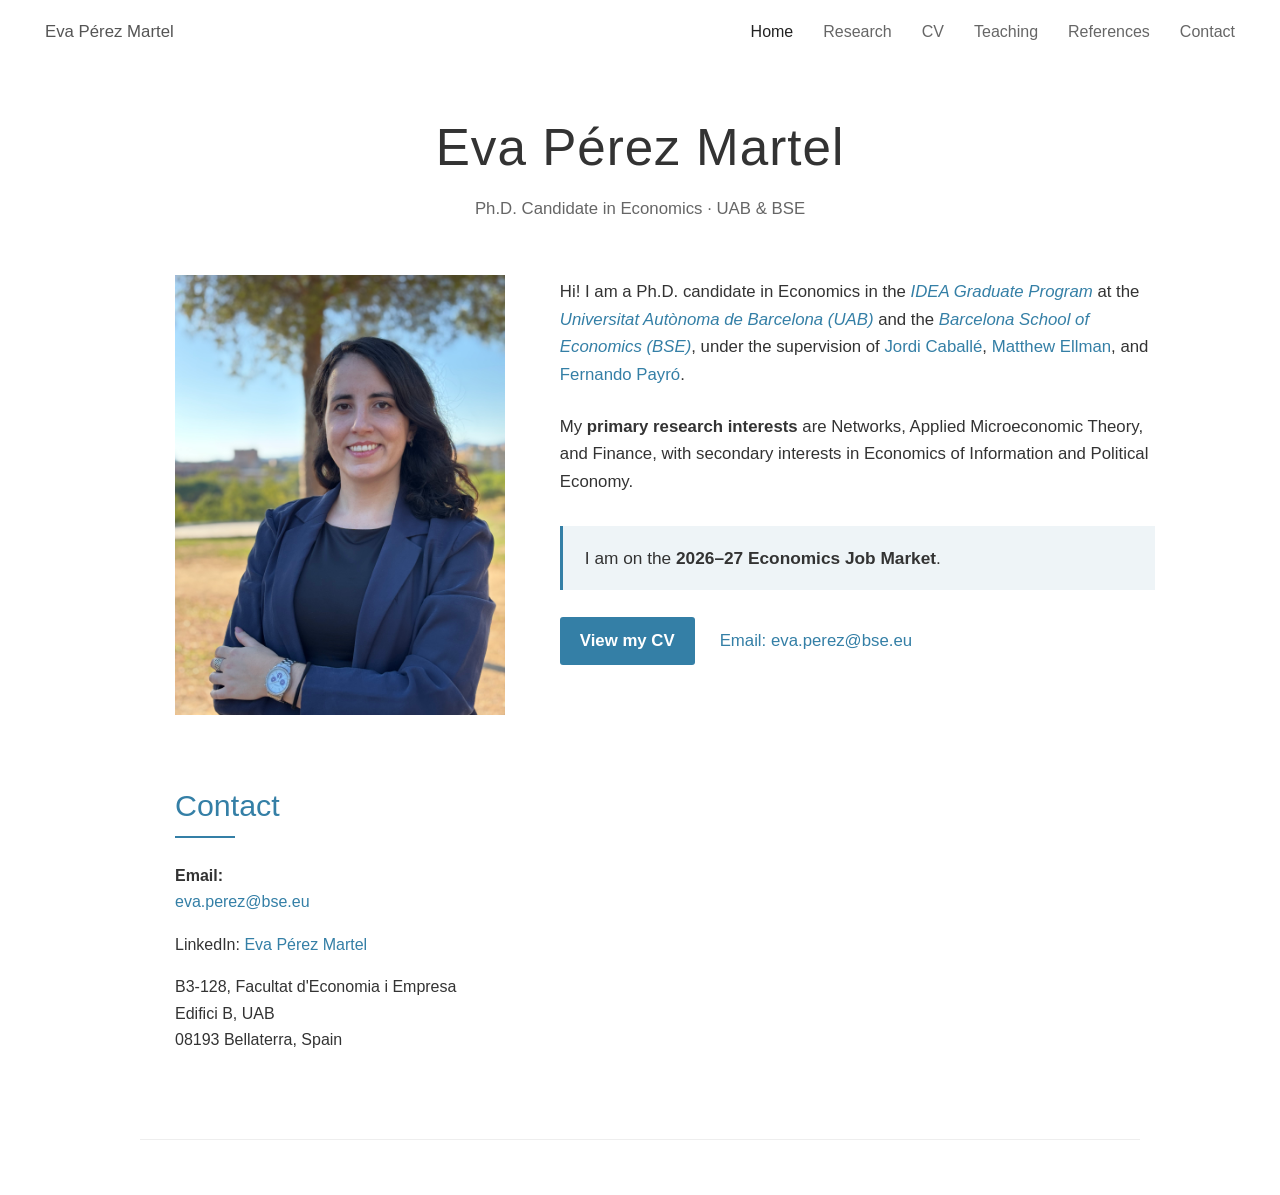
<file: index.html>
<!DOCTYPE html>
<html lang="en">

<head>
    <meta charset="UTF-8">
    <meta name="viewport" content="width=device-width, initial-scale=1.0">

    <title>Eva Pérez Martel | PhD Candidate in Economics</title>

    <meta name="description"
          content="Eva Pérez Martel is a PhD candidate in Economics  in the IDEA Graduate Program at Universitat Autònoma de Barcelona (UAB) and the Barcelona School of Economics (BSE). Research interests include applied microeconomic theory, networks, and finance.">

    <meta name="author" content="Eva Pérez Martel">

    <link rel="stylesheet" href="style.css">
</head>
<body>

<!-- =========================
     TOP NAVIGATION
     ========================= -->

<header class="top-header">

    <div class="top-name">
        <a href="index.html">Eva Pérez Martel</a>
    </div>

    <nav class="main-nav">

        <a href="index.html" class="active">
            Home
        </a>

        <a href="research.html">
            Research
        </a>

        <a href="cv.html">
            CV
        </a>

        <a href="teaching.html">
            Teaching
        </a>

       <a href="references.html">
    References
</a>
        <a href="#contact">
            Contact
        </a>

    </nav>

</header>



<!-- =========================
     HOME TITLE
     ========================= -->

<section class="home-intro">

    <h1>
        Eva Pérez Martel
    </h1>

    <p>
        Ph.D. Candidate in Economics · UAB &amp; BSE
    </p>

</section>



<!-- =========================
     MAIN CONTENT
     ========================= -->

<main class="page-content home-content">


    <!-- =========================
         PHOTO + BIO
         ========================= -->

    <section class="about-section">

        <div class="about-grid">


            <!-- PHOTO -->

            <div class="about-photo">

                <img
                    src="profile.jpeg"
                    alt="Eva Pérez Martel"
                >

            </div>



            <!-- BIO -->

            <div class="about-text">


                <p>
                    Hi! I am a Ph.D. candidate in Economics in the 
    <a href="https://uabufae.eu/idea"
       target="_blank"
       rel="noopener noreferrer">
        <em>IDEA Graduate Program </em>
    </a> at the
                    <a
                        href="https://www.uab.cat/"
                        target="_blank"
                        rel="noopener noreferrer"
                    >
                        <em>Universitat Autònoma de Barcelona (UAB)</em>
                    </a>

                    and the
                    <a
                        href="https://bse.eu/"
                        target="_blank"
                        rel="noopener noreferrer"
                    >
                       <em>Barcelona School of Economics (BSE)</em></a>,
under the supervision of
<a
    href="http://pareto.uab.es/jcaballe/"
    target="_blank"
    rel="noopener noreferrer"
>Jordi Caballé</a>,
<a
    href="https://www.iae.csic.es/people/faculty/ellman-matthew"
    target="_blank"
    rel="noopener noreferrer"
>Matthew Ellman</a>,
and
<a
    href="https://sites.google.com/site/ferpayrochew/home"
    target="_blank"
    rel="noopener noreferrer"
>Fernando Payró</a>.

                </p>



                <p>
                    My <strong>primary research interests</strong> are
                    Networks, Applied Microeconomic Theory, and Finance,
                    with secondary interests in Economics of Information
                    and Political Economy.
                </p>



                <!-- JOB MARKET -->

                <div class="job-market-box">

                    I am on the
                    <strong>2026–27 Economics Job Market</strong>.

                </div>



                <!-- CV + EMAIL -->

                <div class="home-links">

                    <a
                        class="cv-button"
                        href="Eva_Perez_CV.pdf"
                        target="_blank"
                    >
                        View my CV
                    </a>


                    <a
                        class="email-link"
                        href="mailto:eva.perez@bse.eu"
                    >
                        Email: eva.perez@bse.eu
                    </a>

                </div>


            </div>

        </div>

    </section>



    <!-- =========================
         CONTACT
         ========================= -->

    <section
        id="contact"
        class="contact-section"
    >

        <h2>
            Contact
        </h2>


       <p>
    <strong>Email:</strong><br>

    <a href="mailto:eva.perez@bse.eu">
        eva.perez@bse.eu
    </a><br>

</p>
         <p>
        LinkedIn:
        <a href="https://www.linkedin.com/in/eva-pérez-martel-29543a43b"
           target="_blank"
           rel="noopener noreferrer">
            Eva Pérez Martel
        </a>
    </p>
</div>

        <p>


B3-128, Facultat d'Economia i Empresa<br>
Edifici B, UAB<br>
08193 Bellaterra, Spain
        </p>

    </section>


</main>



<!-- =========================
     FOOTER
     ========================= -->

<footer>

</footer>


</body>

</html>
</file>
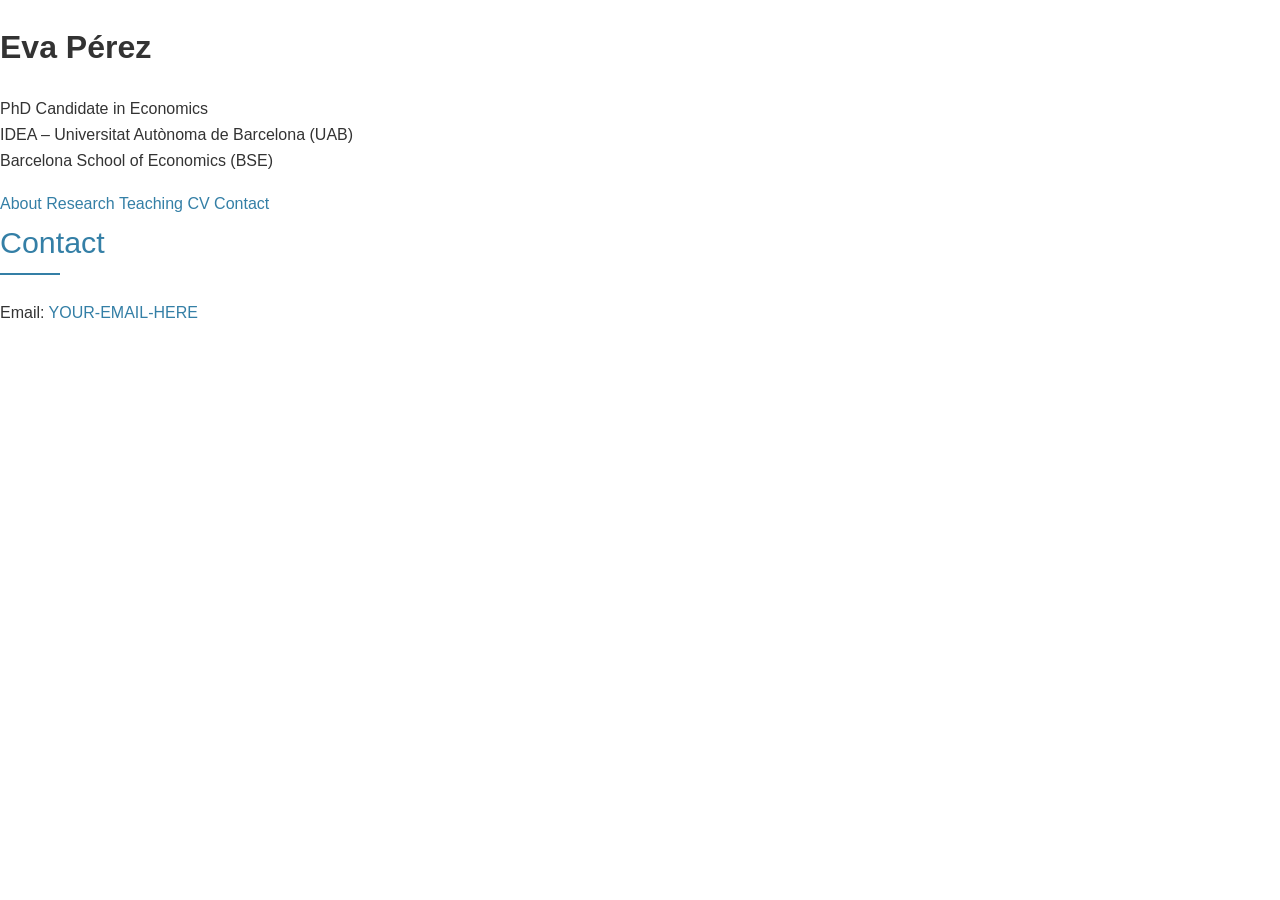
<file: contact.html>
<!DOCTYPE html>
<html lang="en">

<head>
    <meta charset="UTF-8">
    <meta name="viewport" content="width=device-width, initial-scale=1.0">

    <title>Contact | Eva Pérez Martel</title>

    <link rel="stylesheet" href="style.css">
</head>

<body>

<h1>Eva Pérez</h1>

<p>
    PhD Candidate in Economics<br>
    IDEA – Universitat Autònoma de Barcelona (UAB)<br>
    Barcelona School of Economics (BSE)
</p>

<nav>
    <a href="index.html">About</a>
    <a href="research.html">Research</a>
    <a href="teaching.html">Teaching</a>
    <a href="cv.html">CV</a>
    <a href="contact.html" class="active">Contact</a>
</nav>


<h2>Contact</h2>

<p>
    Email:
    <a href="mailto:YOUR-EMAIL-HERE">
        YOUR-EMAIL-HERE
    </a>
</p>




</body>

</html>
</file>
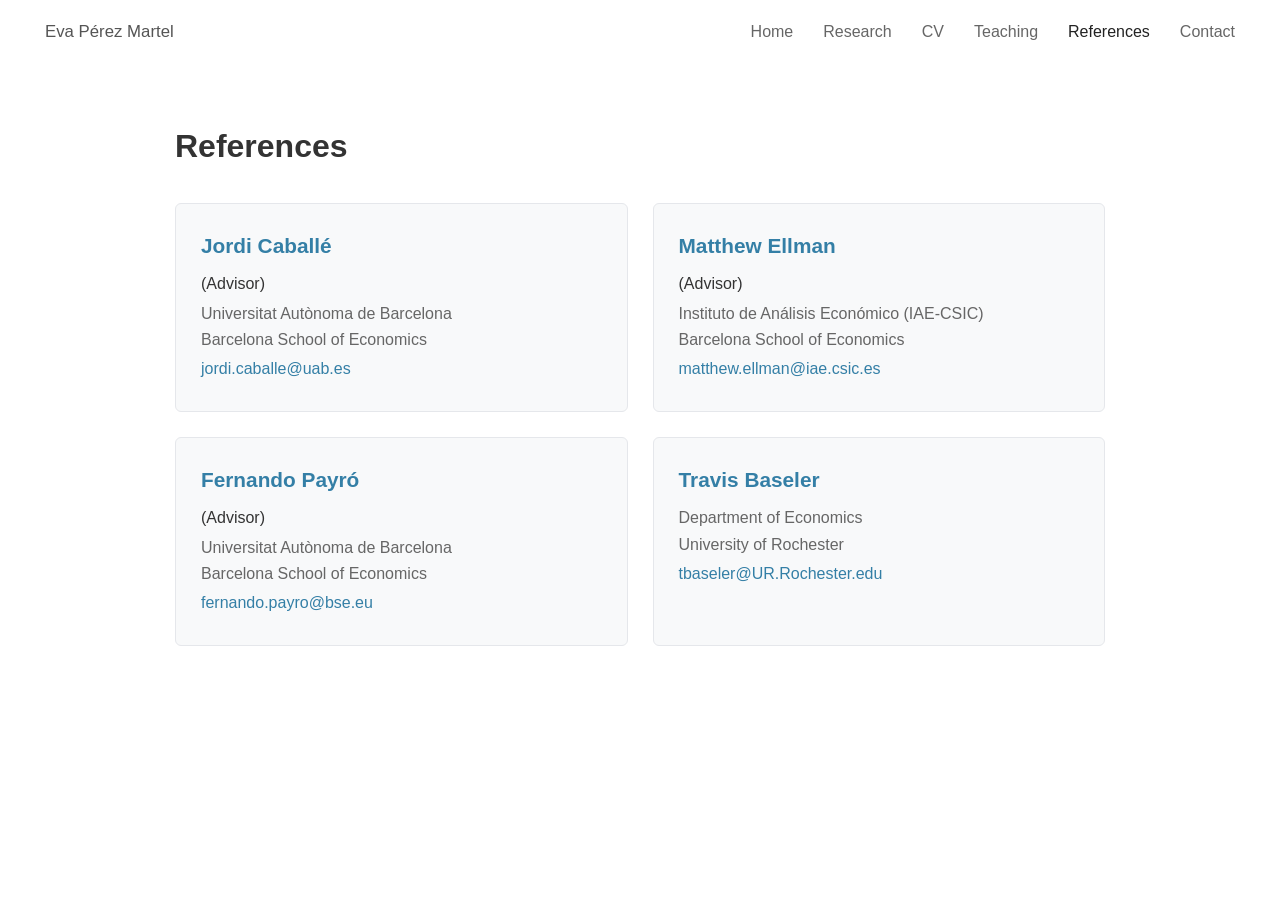
<file: references.html>
<!DOCTYPE html>
<html lang="en">

<head>
    <meta charset="UTF-8">
    <meta name="viewport" content="width=device-width, initial-scale=1.0">

    <title>References | Eva Pérez Martel</title>

    <link rel="stylesheet" href="style.css">
</head>

<body>

<header class="top-header">

    <div class="top-name">
        <a href="index.html">Eva Pérez Martel</a>
    </div>

    <nav class="main-nav">

        <a href="index.html">Home</a>
        <a href="research.html">Research</a>
        <a href="cv.html">CV</a>
        <a href="teaching.html">Teaching</a>
        <a href="references.html" class="active">References</a>
        <a href="index.html#contact">Contact</a>

    </nav>

</header>


<main class="page-content">
<h1 class="references-title">References</h1>

<div class="references-grid">
    <div class="reference-item">

       <h3>
    <a href="http://pareto.uab.es/jcaballe/"
       target="_blank"
       rel="noopener noreferrer">
        Jordi Caballé
    </a>
</h3> (Advisor)

        <p class="reference-affiliation">
            Universitat Autònoma de Barcelona<br>
            Barcelona School of Economics
        </p>

        <p>
            <a href="mailto:jordi.caballe@uab.es">
                jordi.caballe@uab.es
            </a>
        </p>

    </div>


    <div class="reference-item">

       <h3>
    <a href="https://www.iae.csic.es/people/faculty/ellman-matthew"
       target="_blank"
       rel="noopener noreferrer">
        Matthew Ellman
    </a>
</h3>(Advisor)

        <p class="reference-affiliation">
            Instituto de Análisis Económico (IAE-CSIC)<br>
            Barcelona School of Economics
        </p>

        <p>
            <a href="mailto:matthew.ellman@iae.csic.es">
                matthew.ellman@iae.csic.es
            </a>
        </p>

    </div>


    <div class="reference-item">

       <h3>
    <a href="https://sites.google.com/site/ferpayrochew/home"
       target="_blank"
       rel="noopener noreferrer">
        Fernando Payró
    </a>
</h3> (Advisor)

        <p class="reference-affiliation">
            Universitat Autònoma de Barcelona<br>
            Barcelona School of Economics
        </p>

        <p>
            <a href="mailto:fernando.payro@bse.eu">
                fernando.payro@bse.eu 
            </a>
        </p>

    </div>

<div class="reference-item">

    <h3>
    <a href="https://sites.google.com/view/travisbaseler/home"
       target="_blank"
       rel="noopener noreferrer">
        Travis Baseler
    </a>
</h3>

    <p class="reference-affiliation">
        Department of Economics<br>
        University of Rochester
    </p>

    <p>
        <a href="mailto:tbaseler@UR.Rochester.edu">
            tbaseler@UR.Rochester.edu
        </a>
    </p>

</div>
</div> <!-- End references-grid -->

    
</main>
</file>
<file: style.css>
/* =========================
   GENERAL
   ========================= */

.paper-abstract {
    margin-top: 12px;
}

.paper-abstract summary {
    color: #2980b9;
    font-weight: 600;
    cursor: pointer;
}

.paper-abstract p {
    margin-top: 12px;
    line-height: 1.6;
    color: #333;
}


* {
    box-sizing: border-box;
}

html {
    scroll-behavior: smooth;
}

body {
    margin: 0;
    background-color: #ffffff;

    font-family: Arial, Helvetica, sans-serif;

    color: #333333;
    line-height: 1.65;
}

a {
    color: #347fa6;
    text-decoration: none;
}

a:hover {
    color: #205c7d;
}


/* =========================
   TOP NAVIGATION
   ========================= */

.top-header {
    width: 100%;

    display: flex;
    justify-content: space-between;
    align-items: center;

    padding: 18px 45px;

    background-color: #ffffff;
}

.top-name a {
    color: #555555;

    font-size: 1.05rem;
    font-weight: 400;
}

.main-nav {
    display: flex;
    gap: 30px;
}

.main-nav a {
    color: #666666;

    font-size: 1rem;
    font-weight: 400;
}

.main-nav a:hover {
    color: #347fa6;
}

.main-nav a.active {
    color: #222222;
}


/* =========================
   TOP BANNERS
   ========================= */

.page-hero {
    width: 100%;
    height: 200px;

    background-size: cover;
    background-position: center;

    position: relative;

    display: flex;
    align-items: center;
    justify-content: center;
}


/* HOME PHOTO */



/* RESEARCH PHOTO */

.research-hero {
    background-color: #a9cfe5;
    background-image: url("research-banner.jpg");
}


/* CV PHOTO */

.cv-hero {
    background-color: #a9cfe5;
    background-image: url("cv-banner.jpg");
}


/* TEACHING PHOTO */

.teaching-hero {
    background-color: #a9cfe5;
    background-image: url("teaching-banner.jpg");
}

.teaching-evaluations {
    margin-top: 45px;
    font-style: italic;
    color: #666666;
}


/* REFERENCES PHOTO - for later */

.references-hero {
    background-color: #a9cfe5;
    background-image: url("references-banner.jpg");
}


/* Dark layer over banner photos */

.page-hero::before {
    content: "";

    position: absolute;
    inset: 0;

    background: rgba(0, 0, 0, 0.18);
}


/* Text over banner */

.hero-title {
    position: relative;
    z-index: 1;

    text-align: center;

    color: white;
}

.hero-title h1 {
    margin: 0;

    font-size: 3.6rem;
    font-weight: 300;

    letter-spacing: 1px;
}

.hero-title p {
    margin-top: 5px;
    margin-bottom: 0;

    font-size: 1.1rem;
}


/* =========================
   MAIN CONTENT
   ========================= */

.page-content {
    max-width: 1000px;

    margin: 0 auto;

    padding: 35px 35px 70px 35px;
}


/* =========================
   TITLES
   ========================= */

h2 {
    color: #347fa6;

    font-size: 1.9rem;
    font-weight: 400;

    margin-top: 0;
    margin-bottom: 25px;
}

h2::after {
    content: "";

    display: block;

    width: 60px;

    margin-top: 6px;

    border-bottom: 2px solid #347fa6;
}


/* =========================
   HOME
   ========================= */

.home-intro {
    max-width: 1000px;

    margin: 0 auto;

    padding: 42px 35px 32px 35px;

    text-align: center;
}


.home-intro h1 {
    margin: 0;

    color: #333333;

    font-size: 3.2rem;
    font-weight: 300;

    letter-spacing: 1px;
}


.home-intro p {
    margin-top: 5px;
    margin-bottom: 0;

    color: #666666;

    font-size: 1.05rem;
    font-weight: 400;
}


.home-content {
    padding-top: 20px;
}



/* =========================
   ABOUT
   ========================= */

.about-section {
    font-size: 1.05rem;

    margin-bottom: 65px;
}


.about-grid {
    display: grid;

    grid-template-columns: 36% 64%;

    gap: 50px;

    align-items: start;
}


.about-photo img {
    width: 100%;
    max-width: 330px;
    height: auto;

    display: block;
}


.about-text {
    padding-top: 3px;
}


.about-text p {
    margin-top: 0;
    margin-bottom: 24px;
}



/* =========================
   JOB MARKET BOX
   ========================= */

.job-market-box {
    margin-top: 30px;
    margin-bottom: 27px;

    padding: 18px 22px;

    background-color: #eef4f7;

    border-left: 3px solid #347fa6;

    font-size: 1.08rem;
}



/* =========================
   HOME CV + EMAIL
   ========================= */

.home-links {
    display: flex;

    align-items: center;

    gap: 25px;

    flex-wrap: wrap;
}


.cv-button {
    display: inline-block;

    padding: 10px 20px;

    background-color: #347fa6;

    color: #ffffff;

    font-weight: 600;

    border-radius: 3px;
}


.cv-button:hover {
    background-color: #205c7d;

    color: #ffffff;
}


.email-link {
    color: #347fa6;

    font-weight: 500;
}


.email-link:hover {
    color: #205c7d;
}

/* =========================
   CONTACT
   ========================= */

.contact-section {
    max-width: 700px;

    margin-top: 60px;
}


/* =========================
   RESEARCH
   ========================= */

.paper {
    margin-bottom: 45px;
}

.paper-title {
    font-size: 1.35rem;
    font-weight: 600;
    line-height: 1.35;
    margin-top: 0;
    margin-bottom: 5px;
}

.paper-info {
    margin-top: 5px;
    margin-bottom: 10px;
}

.paper-label {
    color: #347fa6;
    font-weight: 600;
}

details {
    margin-top: 10px;
    margin-bottom: 25px;
}

summary {
    cursor: pointer;

    color: #347fa6;

    font-weight: 600;
}

.paper-links {
    margin-top: 4px;
    margin-bottom: 12px;
}

.paper-links a {
    color: #347fa6;
    font-weight: 500;
}

.paper-links a:hover {
    color: #205c7d;
}



/* =========================
   TEACHING
   ========================= */

.teaching-item {
    margin-bottom: 38px;
}

.teaching-item h3 {
    margin-top: 4px;
    margin-bottom: 5px;

    font-size: 1.3rem;
}

.teaching-role {
    color: #347fa6;
    font-size: 1.4rem;
    font-weight: 600;
    margin-top: 25px;
    margin-bottom: 10px;
}

.teaching-program {
    color: #666666;

    margin-top: 0;
    margin-bottom: 5px;
}

.teaching-professor {
    margin-top: 0;
}

/* =========================
   CV
   ========================= */

.cv-item {
    margin-bottom: 32px;
}

.cv-item h3 {
    margin-top: 0;
    margin-bottom: 3px;

    font-size: 1.3rem;
}

.cv-institution {
    color: #666666;

    margin-top: 0;
    margin-bottom: 4px;
}

.cv-item p {
    margin-top: 4px;
    margin-bottom: 4px;
}

.cv-download-bottom {
    margin-top: 50px;
}

.cv-download-bottom a {
    color: #347fa6;
    font-weight: 600;
}
.cv-item h3 + p {
    margin-top: 6px;
}
/* CV download and preview */

.cv-intro {
    margin-bottom: 22px;
    font-size: 1.05rem;
}

.cv-intro a {
    color: #347fa6;
}

.cv-intro a:hover {
    color: #205c7d;
}

.cv-preview {
    width: 100%;
    margin-bottom: 50px;
}

.cv-preview iframe {
    width: 100%;
    height: 700px;

    border: 1px solid #dddddd;
}


/* =========================
   REFERENCES
   ========================= */

.reference-item {
    margin-bottom: 40px;
}

.reference-item h3 {
    margin-top: 0;
    margin-bottom: 4px;

    font-size: 1.3rem;
}

.reference-affiliation {
    color: #666666;

    margin-top: 0;
    margin-bottom: 3px;
}

.reference-item p {
    margin-top: 3px;
    margin-bottom: 3px;
}


/* =========================
   FOOTER
   ========================= */

footer {
    max-width: 1000px;

    margin: 0 auto;

    padding: 20px 35px 35px 35px;

    border-top: 1px solid #eeeeee;

    color: #999999;

    font-size: 0.9rem;
}


/* =========================
   MOBILE
   ========================= */

@media (max-width: 750px) {

    .top-header {
        padding: 18px 25px;

        flex-direction: column;
        align-items: flex-start;

        gap: 15px;
    }

    .main-nav {
        gap: 18px;
        flex-wrap: wrap;
    }

    .page-hero {
        height: 180px;
    }

    .hero-title h1 {
        font-size: 2.7rem;
    }

    .hero-title p {
        font-size: 1rem;
    }

    .page-content {
        padding: 35px 25px 60px 25px;
    }

    .about-grid {
        grid-template-columns: 1fr;
    }

    .about-photo img {
        max-width: 330px;
    }

    footer {
        padding-left: 25px;
        padding-right: 25px;
    }
}



/* REFERENCES PAGE */

.references-title {
    margin-bottom: 30px;
}

.references-grid {
    display: grid;
    grid-template-columns: repeat(2, minmax(0, 1fr));
    gap: 25px;
    align-items: stretch;
}

.references-grid .reference-item {
    background-color: #f8f9fa;
    border: 1px solid #e5e7eb;
    border-radius: 6px;
    padding: 25px;
    margin: 0;
    min-width: 0;
}

.references-grid .reference-item h3 {
    margin-top: 0;
    margin-bottom: 8px;
}

.references-grid .reference-item a {
    overflow-wrap: anywhere;
}

/* Mobile phones */
@media (max-width: 650px) {
    .references-grid {
        grid-template-columns: 1fr;
    }
}
</file>
